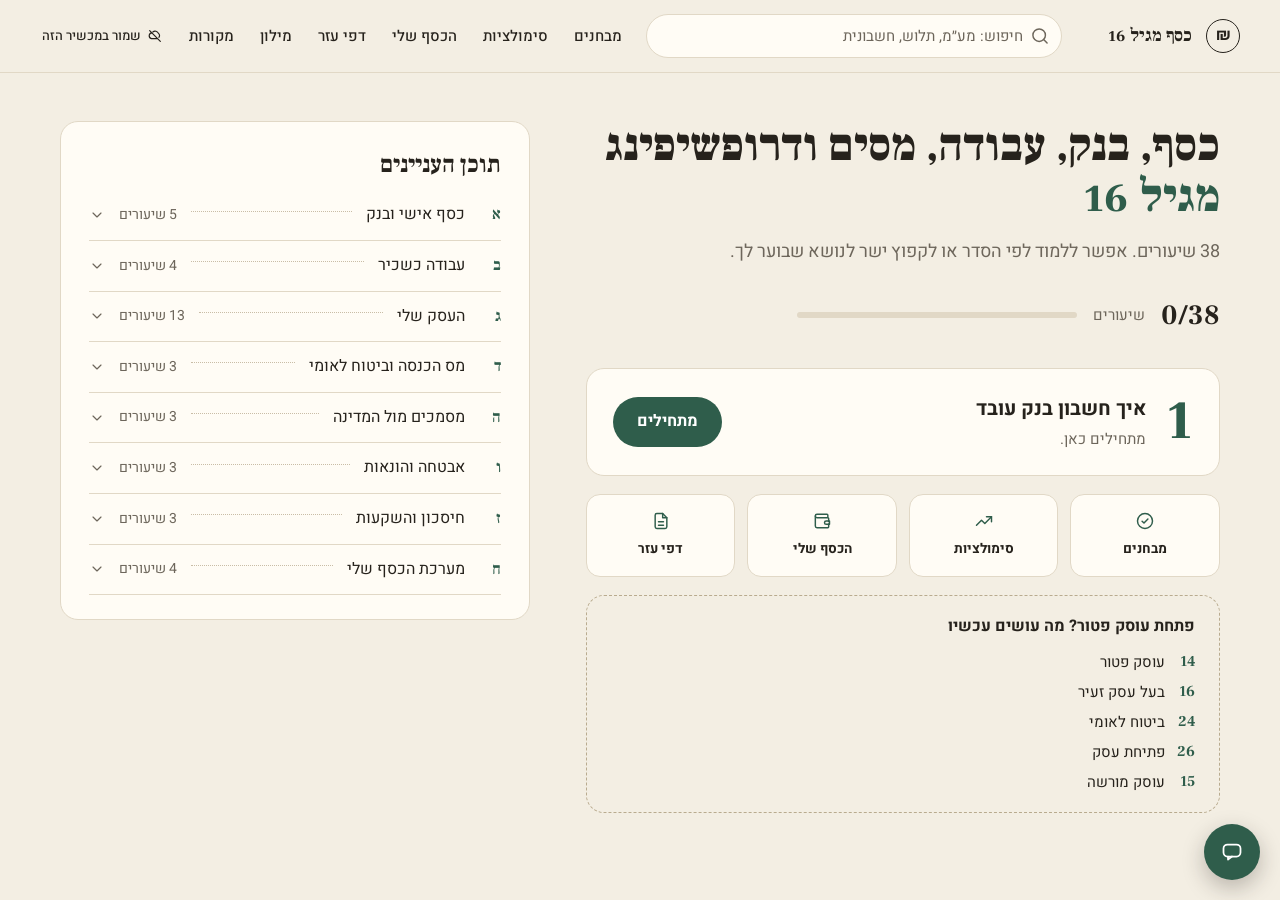
<file: index.html>
<!DOCTYPE html>
<html lang="he" dir="rtl">
<head>
<meta charset="utf-8">
<meta name="viewport" content="width=device-width, initial-scale=1">
<script>
  // A new deploy installs a new service worker that takes control while this
  // page still runs the old files. Reload once so the update shows now and
  // not only on the next launch. Must run before anything else loads.
  (function () {
    if (!('serviceWorker' in navigator)) return;
    var hadController = !!navigator.serviceWorker.controller;
    var done = false;
    navigator.serviceWorker.addEventListener('controllerchange', function () {
      if (!hadController || done) return;
      done = true;
      window.location.reload();
    });
  })();
</script>
<title>כסף מגיל 16</title>
<meta name="description" content="קורס כסף, בנק, עבודה, מסים ודרופשיפינג בעברית פשוטה, מגיל 16.">
<meta name="theme-color" content="#2f5d4b">
<link rel="manifest" href="manifest.webmanifest">
<link rel="icon" href="icons/icon.svg" type="image/svg+xml">
<link rel="apple-touch-icon" href="icons/icon-180.png">
<link rel="stylesheet" href="assets/fonts/fonts.css">
<link rel="stylesheet" href="css/styles.css">
</head>
<body>
<div id="app"></div>
<script type="module" src="js/app.js"></script>
</body>
</html>
</file>
<file: assets/fonts/fonts.css>
/* Self-hosted Heebo + Frank Ruhl Libre. Hebrew + Latin subsets. Source: Google Fonts (OFL). See OFL.txt. */

@font-face {
  font-family: 'Frank Ruhl Libre';
  font-style: normal;
  font-weight: 700;
  font-display: swap;
  src: url('frank-ruhl-libre-700-hebrew.woff2') format('woff2');
  unicode-range: U+0307-0308, U+0590-05FF, U+200C-2010, U+20AA, U+25CC, U+FB1D-FB4F;
}

@font-face {
  font-family: 'Frank Ruhl Libre';
  font-style: normal;
  font-weight: 700;
  font-display: swap;
  src: url('frank-ruhl-libre-700-latin.woff2') format('woff2');
  unicode-range: U+0000-00FF, U+0131, U+0152-0153, U+02BB-02BC, U+02C6, U+02DA, U+02DC, U+0304, U+0308, U+0329, U+2000-206F, U+20AC, U+2122, U+2191, U+2193, U+2212, U+2215, U+FEFF, U+FFFD;
}

@font-face {
  font-family: 'Frank Ruhl Libre';
  font-style: normal;
  font-weight: 900;
  font-display: swap;
  src: url('frank-ruhl-libre-900-hebrew.woff2') format('woff2');
  unicode-range: U+0307-0308, U+0590-05FF, U+200C-2010, U+20AA, U+25CC, U+FB1D-FB4F;
}

@font-face {
  font-family: 'Frank Ruhl Libre';
  font-style: normal;
  font-weight: 900;
  font-display: swap;
  src: url('frank-ruhl-libre-900-latin.woff2') format('woff2');
  unicode-range: U+0000-00FF, U+0131, U+0152-0153, U+02BB-02BC, U+02C6, U+02DA, U+02DC, U+0304, U+0308, U+0329, U+2000-206F, U+20AC, U+2122, U+2191, U+2193, U+2212, U+2215, U+FEFF, U+FFFD;
}

@font-face {
  font-family: 'Heebo';
  font-style: normal;
  font-weight: 400;
  font-display: swap;
  src: url('heebo-400-hebrew.woff2') format('woff2');
  unicode-range: U+0307-0308, U+0590-05FF, U+200C-2010, U+20AA, U+25CC, U+FB1D-FB4F;
}

@font-face {
  font-family: 'Heebo';
  font-style: normal;
  font-weight: 400;
  font-display: swap;
  src: url('heebo-400-latin.woff2') format('woff2');
  unicode-range: U+0000-00FF, U+0131, U+0152-0153, U+02BB-02BC, U+02C6, U+02DA, U+02DC, U+0304, U+0308, U+0329, U+2000-206F, U+20AC, U+2122, U+2191, U+2193, U+2212, U+2215, U+FEFF, U+FFFD;
}

@font-face {
  font-family: 'Heebo';
  font-style: normal;
  font-weight: 500;
  font-display: swap;
  src: url('heebo-500-hebrew.woff2') format('woff2');
  unicode-range: U+0307-0308, U+0590-05FF, U+200C-2010, U+20AA, U+25CC, U+FB1D-FB4F;
}

@font-face {
  font-family: 'Heebo';
  font-style: normal;
  font-weight: 500;
  font-display: swap;
  src: url('heebo-500-latin.woff2') format('woff2');
  unicode-range: U+0000-00FF, U+0131, U+0152-0153, U+02BB-02BC, U+02C6, U+02DA, U+02DC, U+0304, U+0308, U+0329, U+2000-206F, U+20AC, U+2122, U+2191, U+2193, U+2212, U+2215, U+FEFF, U+FFFD;
}

@font-face {
  font-family: 'Heebo';
  font-style: normal;
  font-weight: 700;
  font-display: swap;
  src: url('heebo-700-hebrew.woff2') format('woff2');
  unicode-range: U+0307-0308, U+0590-05FF, U+200C-2010, U+20AA, U+25CC, U+FB1D-FB4F;
}

@font-face {
  font-family: 'Heebo';
  font-style: normal;
  font-weight: 700;
  font-display: swap;
  src: url('heebo-700-latin.woff2') format('woff2');
  unicode-range: U+0000-00FF, U+0131, U+0152-0153, U+02BB-02BC, U+02C6, U+02DA, U+02DC, U+0304, U+0308, U+0329, U+2000-206F, U+20AC, U+2122, U+2191, U+2193, U+2212, U+2215, U+FEFF, U+FFFD;
}
</file>
<file: css/styles.css>
/* css/styles.css : "כסף מגיל 16". Direction 1 "מחברת עבודה" from the approved
   design gallery, copied exactly (tokens, fonts, home + lesson look) and
   extended to the rest of the screens (search, glossary, sources, login,
   practice, quiz, popovers, video cards). See SPEC.md §1 for the hard rules. */

*, *::before, *::after { box-sizing: border-box; }
html, body { margin: 0; }
/* several elements below set their own `display` (flex/grid) on a class that
   is also toggled via the `hidden` attribute; an author rule with an explicit
   display always beats the UA's [hidden]{display:none}, so this safety net
   keeps every hidden toggle in the app working regardless. */
[hidden] { display: none !important; }

:root {
  --paper: #f3eee3;
  --sheet: #fffcf5;
  --ink: #26221c;
  --muted: #6d665b;
  --rule: #e1d8c6;
  --acc: #2f5d4b;
  --acc-soft: #e5ece4;
  --wrong: #a4452c;
  --radius-lg: 18px;
  --radius-md: 14px;
  --radius-sm: 10px;
}

html { background: var(--paper); }
body {
  background: var(--paper);
  color: var(--ink);
  font-family: 'Heebo', 'Segoe UI', Arial, sans-serif;
  line-height: 1.6;
  font-size: 16px;
  min-height: 100vh;
}

button { font: inherit; cursor: pointer; }
input, textarea { font: inherit; color: inherit; }
a { color: inherit; text-decoration: none; }
p, h1, h2, h3, h4, h5 { text-wrap: pretty; }
img { max-width: 100%; }

.serif { font-family: 'Frank Ruhl Libre', Georgia, serif; }

svg.i { width: 20px; height: 20px; fill: none; stroke: currentColor; stroke-width: 1.75; stroke-linecap: round; stroke-linejoin: round; flex: none; }
svg.i.sm { width: 16px; height: 16px; }

/* prefers-reduced-motion */
@media (prefers-reduced-motion: reduce) {
  *, *::before, *::after { animation-duration: 0.01ms !important; animation-iteration-count: 1 !important; transition-duration: 0.01ms !important; scroll-behavior: auto !important; }
}

/* focus-visible: consistent accent ring everywhere */
:focus { outline: none; }
a:focus-visible, button:focus-visible, input:focus-visible, textarea:focus-visible, [tabindex]:focus-visible {
  outline: 2.5px solid var(--acc);
  outline-offset: 2px;
  border-radius: 4px;
}

.sr-only {
  position: absolute; width: 1px; height: 1px; padding: 0; margin: -1px;
  overflow: hidden; clip: rect(0,0,0,0); white-space: nowrap; border: 0;
}

.skip-link {
  position: absolute; inset-inline-start: 10px; top: -60px;
  background: var(--ink); color: var(--sheet); padding: 10px 18px; border-radius: 999px;
  z-index: 200; transition: top 180ms ease-out;
}
.skip-link:focus { top: 10px; }

/* ===================== layout shell ===================== */
#app { min-height: 100vh; display: flex; flex-direction: column; }

.top {
  display: flex; align-items: center; gap: 22px; padding: 14px 40px;
  border-bottom: 1px solid var(--rule); background: var(--paper);
  position: sticky; top: 0; z-index: 40;
}
.mark {
  width: 34px; height: 34px; border-radius: 50%; border: 1.5px solid var(--ink);
  display: grid; place-items: center; font-weight: 700; font-size: 16px; flex: none;
  font-family: 'Heebo', sans-serif;
}
.brand { font-family: 'Frank Ruhl Libre', serif; font-weight: 700; font-size: 18px; white-space: nowrap; }
.brand-link { display: flex; align-items: center; gap: 14px; }

.top-search {
  flex: 1; max-width: 420px; margin-inline-start: 24px;
}
.top-search input {
  width: 100%; display: flex; align-items: center; gap: 10px;
  background: var(--sheet); border: 1px solid var(--rule); border-radius: 999px;
  padding: 9px 16px; padding-inline-start: 38px; color: var(--ink); font-size: 15px;
  transition: border-color 180ms ease-out;
}
.top-search input::placeholder { color: var(--muted); }
.top-search input:hover { border-color: #cbbf9f; }
.top-search-wrap { position: relative; }
.top-search-wrap svg.i { position: absolute; inset-inline-start: 12px; top: 50%; transform: translateY(-50%); color: var(--muted); pointer-events: none; }

.toplinks { margin-inline-start: auto; display: flex; align-items: center; gap: 22px; font-size: 15px; font-weight: 500; }
.toplinks a, .toplinks button { background: none; border: 0; padding: 4px 2px; color: inherit; display: flex; align-items: center; gap: 6px; }
.toplinks a:hover, .toplinks button:hover { color: var(--acc); }
.sync-pill {
  display: inline-flex; align-items: center; gap: 6px; font-size: 13px; padding: 6px 12px;
  border-radius: 999px; border: 1px solid var(--rule); background: var(--sheet); color: var(--muted);
}
/* sync pill intentionally stays neutral (ink/muted) in every state: SPEC.md §1
   allows no extra status colors beyond the quiz right/wrong pair, so the
   synced/local/error states are told apart by icon + text only, not color. */

.menu-toggle { display: none; background: none; border: 1px solid var(--rule); border-radius: 10px; padding: 8px; }

main { flex: 1; }

.container { max-width: 1240px; margin: 0 auto; padding: 0 40px; }

.footer-note { max-width: 1240px; margin: 40px auto 60px; padding: 0 40px; color: var(--muted); font-size: 14px; }

/* ===================== buttons ===================== */
.btn {
  background: var(--acc); color: #fff; border: 0; border-radius: 999px;
  padding: 12px 24px; font-weight: 700; font-size: 16px; display: inline-flex; align-items: center; gap: 8px;
  transition: background 180ms ease-out, transform 180ms ease-out;
}
.btn:hover { background: #274f40; }
.btn:active { transform: scale(0.98); }
.btn:disabled { background: #b9cabf; color: #fff; cursor: not-allowed; }

.btn-outline {
  background: transparent; color: var(--ink); border: 1.5px solid var(--ink); border-radius: 999px;
  padding: 8px 20px; font-weight: 700; display: inline-flex; align-items: center; gap: 8px;
  transition: background 180ms ease-out;
}
.btn-outline:hover { background: var(--acc-soft); border-color: var(--acc); color: var(--acc); }
.btn-outline:disabled { color: var(--muted); border-color: var(--rule); cursor: not-allowed; background: none; }

.btn-secondary {
  background: var(--sheet); color: var(--ink); border: 1px solid var(--rule); border-radius: 999px;
  padding: 10px 18px; font-weight: 600; font-size: 14px; display: inline-flex; align-items: center; gap: 8px;
  transition: border-color 180ms ease-out, background 180ms ease-out;
}
.btn-secondary:hover { border-color: var(--acc); color: var(--acc); }

/* ===================== home ===================== */
.home {
  display: grid; grid-template-columns: 1.35fr 1fr; gap: 56px;
  padding: 48px 40px 60px; max-width: 1240px; margin: 0 auto;
}
.home h1 { font-family: 'Frank Ruhl Libre', serif; font-weight: 900; font-size: 46px; line-height: 1.1; margin: 0; }
.home h1 em { font-style: normal; color: var(--acc); display: block; }
.home .lead { font-size: 18px; color: var(--muted); margin: 16px 0 26px; max-width: 520px; }

.prog { display: flex; align-items: center; gap: 16px; margin-bottom: 30px; }
.prog b { font-family: 'Frank Ruhl Libre', serif; font-size: 28px; }
.prog span { color: var(--muted); font-size: 15px; }
.bar { flex: 1; height: 6px; background: var(--rule); border-radius: 9px; max-width: 280px; overflow: hidden; }
.bar i { display: block; height: 100%; background: var(--acc); border-radius: 9px; transition: width 220ms ease-out; }

.start-card {
  background: var(--sheet); border: 1px solid var(--rule); border-radius: var(--radius-lg);
  padding: 24px 26px; display: flex; gap: 20px; align-items: center; flex-wrap: wrap;
}
.start-card .n { font-family: 'Frank Ruhl Libre', serif; font-size: 54px; font-weight: 900; line-height: .9; color: var(--acc); }
.start-card h3 { margin: 0; font-size: 20px; }
.start-card p { margin: 2px 0 0; color: var(--muted); font-size: 15px; }
.start-card .btn { margin-inline-start: auto; }
.start-card.empty { color: var(--muted); }
.start-card.empty p { margin: 0; font-size: 15px; }

.urgent {
  margin-top: 18px; border: 1px dashed #b9ab8f; border-radius: var(--radius-lg); padding: 18px 24px; font-size: 15px;
}
.urgent strong { display: block; font-size: 16px; margin-bottom: 6px; }
.urgent-list { display: flex; flex-direction: column; gap: 6px; margin-top: 10px; }
.urgent-row { display: flex; align-items: center; gap: 10px; }
.urgent-row .num { font-family: 'Frank Ruhl Libre', serif; font-weight: 700; color: var(--acc); width: 20px; }
.urgent-row .soon-tag { margin-inline-start: auto; }

.toc {
  background: var(--sheet); border: 1px solid var(--rule); border-radius: var(--radius-lg); padding: 24px 28px;
  align-self: start;
}
.toc h2 { font-family: 'Frank Ruhl Libre', serif; font-size: 24px; margin: 0 0 6px; }
.toc-row {
  display: flex; align-items: center; gap: 14px; padding: 12px 0; border-bottom: 1px solid var(--rule);
  font-size: 16px; width: 100%; background: none; border-inline: 0; border-top: 0; text-align: start;
  color: inherit;
}
.toc-row:last-child { border-bottom: 0; }
.toc-row .l { font-family: 'Frank Ruhl Libre', serif; font-weight: 700; width: 22px; color: var(--acc); flex: none; }
.toc-row .lead-dots { flex: 1; border-bottom: 1.5px dotted #c9bda6; transform: translateY(-4px); }
.toc-row .c { color: var(--muted); font-size: 14px; flex: none; }
.toc-row .chev { color: var(--muted); transition: transform 180ms ease-out; flex: none; }
.toc-row[aria-expanded="true"] .chev { transform: rotate(180deg); }
.toc-row:hover { color: var(--acc); }

.toc-lessons { padding: 0 0 12px; display: flex; flex-direction: column; }
.toc-lessons .lesson-row {
  display: flex; align-items: center; gap: 10px; padding: 8px 4px 8px 0; font-size: 14.5px; color: var(--muted);
  border-bottom: 1px dotted var(--rule);
}
.toc-lessons .lesson-row:last-child { border-bottom: 0; }
.toc-lessons .lesson-row .num { width: 20px; flex: none; color: var(--muted); font-weight: 600; }
.toc-lessons .lesson-row.done { color: var(--ink); }
.toc-lessons .lesson-row.done .num { color: var(--acc); }
.soon-tag {
  font-size: 12px; color: var(--muted); background: var(--paper); border: 1px solid var(--rule);
  border-radius: 999px; padding: 2px 10px; flex: none;
}

/* ===================== lesson layout ===================== */
.lesson-shell { display: grid; grid-template-columns: 1fr; max-width: 1240px; margin: 0 auto; align-items: start; }
/* two-column layout only above the breakpoint where .side is actually shown
   (see the max-width:900px query below that hides .side) and only when a
   side list exists at all (.with-side). gating on min-width here, rather
   than overriding a max-width query, avoids a specificity fight between the
   two rules that would otherwise leave an empty reserved 270px column. */
@media (min-width: 901px) {
  .lesson-shell.with-side { grid-template-columns: 270px 1fr; }
}
.side {
  border-inline-end: 1px solid var(--rule); padding: 26px 24px; position: sticky; top: 65px;
  max-height: calc(100vh - 65px); overflow-y: auto;
}
.side .part { font-size: 13px; color: var(--muted); font-weight: 600; }
.side h4 { font-family: 'Frank Ruhl Libre', serif; font-size: 20px; margin: 2px 0 14px; }
.sl {
  display: flex; gap: 10px; align-items: center; padding: 7px 4px; font-size: 14.5px; color: var(--muted);
  border-radius: 8px; width: 100%; background: none; border: 0; text-align: start;
}
.sl .ck {
  width: 18px; height: 18px; border-radius: 50%; border: 1.5px solid #c9bda6; flex: none; display: grid; place-items: center;
}
.sl.done .ck { background: var(--acc); border-color: var(--acc); color: #fff; }
.sl.done .ck svg { width: 12px; height: 12px; stroke-width: 3; }
.sl.now { color: var(--ink); font-weight: 700; }
.sl.now .ck { border-color: var(--ink); border-width: 2px; }
.sl.soon { color: #a89f8e; }
.sl:not(.soon):hover { background: var(--acc-soft); color: var(--acc); }
.sl.soon { cursor: default; }
.sl .soon-tag { border: 0; background: none; padding: 0; font-size: 11.5px; margin-inline-start: auto; }

.page { padding: 24px 40px 40px; min-width: 0; }
.steps { display: flex; gap: 6px; margin-bottom: 24px; flex-wrap: wrap; }
.step {
  padding: 7px 16px; border-radius: 999px; font-size: 13.5px; font-weight: 600; color: var(--muted);
  border: 1px solid var(--rule); background: var(--paper);
}
.step.on { background: var(--ink); color: var(--sheet); border-color: var(--ink); }
.step.ok { color: var(--acc); border-color: #bcd0c2; }
a.step:hover { border-color: var(--acc); }

.lesson-title { font-family: 'Frank Ruhl Libre', serif; font-size: 34px; font-weight: 900; margin: 0 0 4px; line-height: 1.15; }
.checked-tag { color: var(--muted); font-size: 13.5px; margin: 0 0 20px; }

.sheet {
  background: var(--sheet); border: 1px solid var(--rule); border-radius: var(--radius-lg);
  padding: 30px 34px; display: grid; gap: 32px;
}
.sheet.two-col { grid-template-columns: 1fr 320px; }
/* grid/flex items default to min-width:auto, so a nested flex row that
   refuses to shrink (e.g. .calc-fields) can force this whole grid item wider
   than its track, overflowing past .sheet and the page on narrow screens.
   min-width:0 lets it shrink and wrap normally instead. */
.sheet-full { grid-column: 1 / -1; min-width: 0; }
.sheet h2 { font-family: 'Frank Ruhl Libre', serif; font-size: 32px; font-weight: 900; margin: 0; line-height: 1.15; }
.sheet .goal { color: var(--muted); font-size: 16px; margin: 8px 0 20px; }

/* ===================== disclaimer + intro ===================== */
.disclaimer {
  border: 1px dashed #b9ab8f; border-radius: var(--radius-md); padding: 14px 18px; font-size: 14.5px;
  color: var(--muted); display: flex; gap: 10px; align-items: flex-start; margin: 18px 0;
}
.will-know { margin: 18px 0 24px; }
.will-know h5 { font-size: 15px; margin: 0 0 8px; }
.will-know ul { margin: 0; padding-inline-start: 20px; }
.will-know li { margin-bottom: 4px; }

/* ===================== lesson sections & blocks ===================== */
.lesson-section { margin-bottom: 30px; }
.lesson-section:last-child { margin-bottom: 0; }
.section-h { font-family: 'Frank Ruhl Libre', serif; font-size: 21px; margin: 0 0 12px; }
.lesson-section p { font-size: 17px; line-height: 1.75; margin: 0 0 14px; }
.lesson-section p:last-child { margin-bottom: 0; }

.tag { display: inline-flex; align-items: center; gap: 8px; font-size: 13px; font-weight: 700; margin-bottom: 8px; }
.tag svg { width: 17px; height: 17px; }

.box { border-radius: var(--radius-md); padding: 16px 18px; margin-bottom: 14px; font-size: 15.5px; }
.box p { margin: 0 0 8px; }
.box p:last-child { margin-bottom: 0; }
.box.law { border: 1.5px solid var(--ink); background: var(--sheet); }
.box.rec { background: var(--acc-soft); }
.box.pro { border: 1.5px dashed #b9ab8f; background: var(--sheet); }
.box.example { background: var(--sheet); border: 1px solid var(--rule); background-image: repeating-linear-gradient(var(--sheet) 0 27px, var(--rule) 27px 28px); background-size: 100% 28px; }
.box.warn { background: var(--paper); border: 1px solid var(--rule); }
.box.calc { border: 1px solid var(--rule); background: var(--sheet); }

.src-list { display: flex; flex-direction: column; gap: 4px; margin-top: 8px; }
.src-ref { display: block; font-size: 12.5px; color: var(--muted); text-decoration: underline; text-underline-offset: 2px; }
.src-ref:hover { color: var(--acc); }
.checked-line { display: block; margin-top: 8px; font-size: 12.5px; color: var(--muted); }

.term-link, .src-chip {
  background: none; border: 0; padding: 0; color: var(--acc); font: inherit; font-weight: 600;
  text-decoration: underline; text-underline-offset: 3px; text-decoration-style: dotted; cursor: pointer;
}
.src-chip { font-size: 0.72em; vertical-align: super; font-weight: 700; text-decoration: none; padding: 1px 6px; border: 1px solid var(--rule); border-radius: 999px; color: var(--muted); background: var(--paper); }
.src-chip:hover { color: var(--acc); border-color: var(--acc); }
.term-link:hover { color: #1f4033; }

.blk-list { margin: 0 0 16px; padding-inline-start: 22px; font-size: 16px; }
.blk-list li { margin-bottom: 6px; }

.table-wrap { overflow-x: auto; margin-bottom: 14px; border: 1px solid var(--rule); border-radius: var(--radius-md); }
.blk-table { width: 100%; border-collapse: collapse; font-size: 15px; min-width: 420px; }
.blk-table caption { text-align: start; padding: 12px 16px 4px; font-weight: 700; color: var(--ink); caption-side: top; }
.blk-table th, .blk-table td { padding: 10px 16px; text-align: start; border-bottom: 1px solid var(--rule); }
.blk-table thead th { background: var(--paper); font-weight: 700; color: var(--muted); font-size: 13.5px; }
.blk-table tbody tr:last-child td { border-bottom: 0; }
.table-note { padding: 4px 16px 12px; margin: 0; font-size: 13.5px; color: var(--muted); }

.receipt {
  background: #fff; border: 1px solid var(--rule); border-radius: 6px; padding: 20px 22px 16px;
  position: relative; font-size: 16px; margin-bottom: 14px;
}
.r-title { font-weight: 700; margin-bottom: 10px; }
.r-row { display: flex; gap: 10px; align-items: baseline; padding: 6px 0; }
.r-row .dots { flex: 1; border-bottom: 1.5px dotted #cfc5b2; }
.r-row .v { font-weight: 700; }
.r-total { border-top: 2px solid var(--ink); margin-top: 8px; padding-top: 10px; font-size: 19px; }
.r-total .v { color: var(--acc); font-size: 25px; font-family: 'Frank Ruhl Libre', serif; }
.r-note { font-size: 13.5px; color: var(--muted); margin: 12px 0 0; }

.compare { display: grid; gap: 16px; margin-bottom: 16px; grid-template-columns: repeat(var(--cols, 2), 1fr); }
.compare.cols-2 { --cols: 2; }
.compare.cols-3 { --cols: 3; }
.cmp-col { background: var(--sheet); border: 1px solid var(--rule); border-radius: var(--radius-md); padding: 16px 18px; }
.cmp-col h5 { margin: 0 0 10px; font-size: 15px; }
.cmp-col ul { margin: 0; padding-inline-start: 20px; font-size: 14.5px; }
.cmp-col ul li { margin-bottom: 6px; }

.flow { display: flex; align-items: center; gap: 10px; margin-bottom: 16px; flex-wrap: wrap; }
.flow-step { background: var(--sheet); border: 1px solid var(--rule); border-radius: var(--radius-md); padding: 12px 16px; min-width: 120px; text-align: center; }
.flow-label { font-weight: 700; font-size: 14.5px; }
.flow-sub { color: var(--muted); font-size: 12.5px; margin-top: 3px; }
.flow-arrow { color: var(--muted); flex: none; }

.calc-fields { display: flex; gap: 14px; flex-wrap: wrap; margin-bottom: 14px; }
.calc-field { display: flex; flex-direction: column; gap: 6px; font-size: 13.5px; color: var(--muted); }
.calc-input-wrap { display: flex; align-items: center; gap: 6px; background: var(--paper); border: 1px solid var(--rule); border-radius: var(--radius-sm); padding: 8px 12px; }
.calc-input-wrap input { width: 80px; background: none; border: 0; font-size: 16px; color: var(--ink); }
.calc-input-wrap input:focus-visible { outline: none; }
.calc-input-wrap .suffix { color: var(--muted); font-size: 14px; }
.calc-result { display: flex; align-items: center; gap: 12px; font-size: 16px; padding-top: 6px; border-top: 1px dashed var(--rule); }
.calc-result-label { color: var(--muted); }
.calc-result-value { font-weight: 700; color: var(--acc); font-size: 20px; }
.calc-explain { margin: 10px 0 0; color: var(--muted); font-size: 14px; }

/* flash-highlight for search-result scroll target */
.flash-highlight { animation: flash 1.6s ease-out; border-radius: var(--radius-sm); }
@keyframes flash {
  0% { background-color: #f2e3b0; }
  100% { background-color: transparent; }
}

/* ===================== video cards ===================== */
.video-list { display: flex; flex-direction: column; gap: 14px; }
.video-card { background: var(--sheet); border: 1px solid var(--rule); border-radius: var(--radius-md); padding: 18px 20px; }
.v-title { font-weight: 700; font-size: 16px; }
.v-meta { color: var(--muted); font-size: 13px; margin: 2px 0 8px; }
.v-why { margin: 0 0 12px; font-size: 14.5px; color: var(--muted); }
.v-summary { border-top: 1px dashed var(--rule); padding-top: 12px; margin-top: 4px; }
.v-summary p { font-size: 15px; }
.v-backup { margin-top: 12px; }
.v-player { margin-top: 12px; position: relative; padding-top: 56.25%; border-radius: var(--radius-sm); overflow: hidden; background: #000; }
.v-player iframe { position: absolute; inset: 0; width: 100%; height: 100%; border: 0; }
.v-offline { position: static; padding-top: 0; display: flex; align-items: center; gap: 8px; color: var(--muted); background: var(--paper); border-radius: var(--radius-sm); padding: 14px; margin: 0; }

/* ===================== nav (bottom of lesson) ===================== */
.lesson-nav { display: flex; align-items: center; gap: 10px; margin-top: 26px; font-size: 14.5px; font-weight: 600; flex-wrap: wrap; }
.nb {
  display: flex; align-items: center; gap: 6px; padding: 9px 14px; border-radius: 999px;
  border: 1px solid var(--rule); background: var(--sheet); color: inherit;
}
.nb:hover { border-color: var(--acc); color: var(--acc); }
.nb:disabled { color: #b6ad9d; cursor: not-allowed; }
.nb.next { background: var(--acc); color: #fff; border-color: var(--acc); margin-inline-start: auto; }
.nb.next:hover { background: #274f40; }
.nb.next:disabled { background: #b9cabf; }
.nav-progress { flex: 1; max-width: 260px; margin-inline-start: 14px; display: flex; align-items: center; gap: 10px; color: var(--muted); font-weight: 500; font-size: 13.5px; }
.nav-progress .bar { height: 5px; }

/* ===================== practice ===================== */
.practice-block { margin-bottom: 30px; }
.practice-block:last-child { margin-bottom: 0; }
.practice-block h3 { font-family: 'Frank Ruhl Libre', serif; font-size: 22px; margin: 0 0 6px; }
.practice-prompt { font-size: 16.5px; margin-bottom: 14px; }
.practice-answer { width: 100%; min-height: 100px; background: var(--paper); border: 1px solid var(--rule); border-radius: var(--radius-md); padding: 12px 14px; font-size: 15.5px; resize: vertical; }
.practice-answer:hover { border-color: #cbbf9f; }
.practice-actions { display: flex; gap: 10px; align-items: center; margin-top: 12px; flex-wrap: wrap; }
.practice-hint { color: var(--muted); font-size: 14px; margin-top: 8px; }
.practice-solution { margin-top: 16px; background: var(--acc-soft); border-radius: var(--radius-md); padding: 16px 18px; }
.practice-solution h4 { margin: 0 0 8px; font-size: 14.5px; }

/* ===================== quiz ===================== */
.quiz-q { border: 0; margin: 0 0 26px; padding: 0; }
.quiz-q legend { font-weight: 700; font-size: 17px; margin: 0 0 12px; padding: 0; width: 100%; }
.quiz-options { display: flex; flex-direction: column; gap: 8px; }
.opt {
  display: flex; gap: 12px; align-items: center; width: 100%; text-align: start;
  background: var(--sheet); border: 1px solid var(--rule); border-radius: var(--radius-sm);
  padding: 11px 14px; position: relative; transition: background 150ms ease-out, border-color 150ms ease-out;
}
.opt input[type="radio"] { position: absolute; opacity: 0; width: 1px; height: 1px; }
.opt:hover { border-color: #cbbf9f; }
.opt:has(input:checked) { border-color: var(--ink); }
.opt:has(input:focus-visible) { outline: 2.5px solid var(--acc); outline-offset: 2px; }
.dot { width: 16px; height: 16px; border-radius: 50%; border: 1.5px solid var(--muted); flex: none; }
.opt:has(input:checked) .dot { background: var(--ink); box-shadow: inset 0 0 0 3px var(--sheet); border-color: var(--ink); }
.quiz.checked .opt { pointer-events: none; }
.quiz.checked .opt.correct { border-color: var(--acc); background: var(--acc-soft); }
.quiz.checked .opt.wrong-pick { border-color: var(--wrong); }
.quiz.checked .opt.correct .dot { background: var(--acc); border-color: var(--acc); }
.quiz.checked .opt.wrong-pick .dot { background: var(--wrong); border-color: var(--wrong); }
.quiz-feedback { display: none; margin-top: 10px; font-size: 14.5px; background: var(--acc-soft); border-radius: var(--radius-sm); padding: 10px 14px; }
.quiz.checked .quiz-feedback { display: block; }
.quiz.checked .quiz-feedback.is-wrong { background: #f4e2da; color: var(--wrong); }

.quiz-summary { background: var(--sheet); border: 1px solid var(--rule); border-radius: var(--radius-lg); padding: 22px 26px; margin-bottom: 24px; text-align: center; }
.quiz-score { font-family: 'Frank Ruhl Libre', serif; font-size: 40px; font-weight: 900; color: var(--acc); margin: 0; }
.quiz-summary p { color: var(--muted); margin: 6px 0 16px; }
.quiz-check {
  background: transparent; border: 1.5px solid var(--ink); border-radius: 999px; padding: 10px 24px;
  font-weight: 700; color: var(--ink);
}
.quiz-check:hover { background: var(--ink); color: var(--sheet); }
.quiz-check:disabled { border-color: var(--rule); color: var(--muted); cursor: not-allowed; }

/* ===================== finish ===================== */
.remember-list { padding-inline-start: 22px; font-size: 16.5px; margin: 0 0 26px; }
.remember-list li { margin-bottom: 8px; }
.real-task { background: var(--acc-soft); border-radius: var(--radius-lg); padding: 22px 26px; margin-bottom: 26px; }
.real-task h3 { margin: 0 0 12px; font-family: 'Frank Ruhl Libre', serif; font-size: 20px; }
.real-task ol { margin: 0 0 14px; padding-inline-start: 20px; }
.real-task li { margin-bottom: 6px; }
.task-check { display: flex; align-items: center; gap: 10px; font-weight: 600; cursor: pointer; }
.task-check input { width: 18px; height: 18px; accent-color: var(--acc); }
.finish-sources { margin-bottom: 26px; }
.finish-sources h3 { font-family: 'Frank Ruhl Libre', serif; font-size: 18px; margin: 0 0 10px; }
.source-item { border-bottom: 1px solid var(--rule); padding: 10px 0; font-size: 14.5px; }
.source-item:last-child { border-bottom: 0; }
.source-item .s-org { color: var(--muted); font-size: 12.5px; }
.source-item a { text-decoration: underline; text-underline-offset: 2px; }

/* ===================== search screen ===================== */
.search-page { max-width: 820px; margin: 0 auto; padding: 40px 24px 60px; }
.search-page h1 { font-family: 'Frank Ruhl Libre', serif; font-size: 30px; margin: 0 0 20px; }
.search-input-big { width: 100%; background: var(--sheet); border: 1px solid var(--rule); border-radius: 999px; padding: 14px 20px; padding-inline-start: 46px; font-size: 17px; margin-bottom: 24px; }
.search-input-big-wrap { position: relative; }
.search-input-big-wrap svg.i { position: absolute; inset-inline-start: 16px; top: 50%; transform: translateY(-50%); color: var(--muted); }
.search-group { margin-bottom: 26px; }
.search-group-title { font-size: 13.5px; font-weight: 700; color: var(--muted); margin: 0 0 10px; }
.search-result {
  display: block; width: 100%; text-align: start; background: var(--sheet); border: 1px solid var(--rule);
  border-radius: var(--radius-md); padding: 14px 18px; margin-bottom: 10px; font-size: 15px; color: inherit;
}
.search-result:hover { border-color: var(--acc); }
.search-result .sr-stage { color: var(--muted); font-size: 12.5px; margin-bottom: 4px; }
.search-result mark { background: #f2e3b0; color: var(--ink); border-radius: 3px; padding: 0 2px; }
.search-empty, .empty-state { color: var(--muted); text-align: center; padding: 40px 20px; font-size: 15.5px; }

/* ===================== glossary ===================== */
.glossary-page { max-width: 900px; margin: 0 auto; padding: 40px 24px 60px; }
.glossary-page h1 { font-family: 'Frank Ruhl Libre', serif; font-size: 30px; margin: 0 0 20px; }
.glossary-filter { width: 100%; background: var(--sheet); border: 1px solid var(--rule); border-radius: 999px; padding: 12px 20px; font-size: 16px; margin-bottom: 24px; }
.glossary-list { display: flex; flex-direction: column; gap: 12px; }
.term-card { background: var(--sheet); border: 1px solid var(--rule); border-radius: var(--radius-md); padding: 18px 22px; }
.term-name { font-family: 'Frank Ruhl Libre', serif; font-size: 20px; font-weight: 700; margin: 0; }
.term-en { color: var(--muted); font-size: 14px; margin: 2px 0 10px; }
.term-explain { margin: 0 0 8px; font-size: 15.5px; }
.term-example, .term-life { margin: 0 0 4px; font-size: 14px; color: var(--muted); }
.term-example strong, .term-life strong { color: var(--ink); }
.term-lessons { margin-top: 10px; display: flex; gap: 8px; flex-wrap: wrap; }
.term-lesson-link { font-size: 13px; background: var(--acc-soft); color: var(--acc); border-radius: 999px; padding: 4px 12px; }

/* ===================== sources center ===================== */
.sources-page { max-width: 900px; margin: 0 auto; padding: 40px 24px 60px; }
.sources-page h1 { font-family: 'Frank Ruhl Libre', serif; font-size: 30px; margin: 0 0 24px; }
.org-group { margin-bottom: 28px; }
.org-group h2 { font-size: 17px; margin: 0 0 10px; color: var(--muted); }
.source-card { background: var(--sheet); border: 1px solid var(--rule); border-radius: var(--radius-md); padding: 16px 20px; margin-bottom: 10px; }
.source-card .s-title { font-weight: 700; font-size: 15.5px; }
.source-card .s-meta { color: var(--muted); font-size: 13px; margin: 4px 0 8px; }
.source-card a.s-link { display: inline-flex; align-items: center; gap: 6px; font-size: 14px; text-decoration: underline; text-underline-offset: 2px; }
.source-card .s-lessons { margin-top: 8px; font-size: 12.5px; color: var(--muted); }

/* ===================== login/sync ===================== */
.login-page { max-width: 480px; margin: 0 auto; padding: 60px 24px; }
.login-page h1 { font-family: 'Frank Ruhl Libre', serif; font-size: 26px; margin: 0 0 14px; }
.login-page p { color: var(--muted); font-size: 15px; margin: 0 0 22px; }
.login-field { display: flex; flex-direction: column; gap: 6px; margin-bottom: 16px; }
.login-field label { font-size: 14px; font-weight: 600; }
.login-field input { background: var(--sheet); border: 1px solid var(--rule); border-radius: var(--radius-sm); padding: 11px 14px; font-size: 16px; }
.login-field input:hover { border-color: #cbbf9f; }
.login-error { color: var(--wrong); font-size: 14px; margin: 10px 0 0; }
.login-status { margin-top: 18px; font-size: 14px; color: var(--muted); }

/* ===================== popover ===================== */
.popover {
  position: fixed; z-index: 100; max-width: 320px; background: var(--sheet); border: 1px solid var(--rule);
  border-radius: var(--radius-md); padding: 16px 18px; box-shadow: 0 8px 24px rgba(38,34,28,0.16);
  font-size: 14.5px; transition: opacity 180ms ease-out;
}
.popover h4 { font-family: 'Frank Ruhl Libre', serif; font-size: 17px; margin: 0 0 6px; }
.popover p { margin: 0 0 8px; }
.popover .pop-close { position: absolute; top: 8px; inset-inline-end: 8px; background: none; border: 0; padding: 4px; color: var(--muted); }
.popover .pop-link { font-size: 13px; text-decoration: underline; }

/* ===================== menu drawer (mobile) ===================== */
.drawer-backdrop { position: fixed; inset: 0; background: rgba(38,34,28,0.35); z-index: 60; opacity: 0; pointer-events: none; transition: opacity 180ms ease-out; }
.drawer-backdrop.open { opacity: 1; pointer-events: auto; }
.drawer {
  /* opens from the reading-start edge: right in Hebrew, left in LTR */
  position: fixed; inset-inline-start: 0; top: 0; bottom: 0; width: min(320px, 86vw); background: var(--paper);
  z-index: 61; transform: translateX(-110%); transition: transform 200ms ease-out; padding: 20px; overflow-y: auto;
  border-inline-end: 1px solid var(--rule);
}
html[dir="rtl"] .drawer { transform: translateX(110%); }
.drawer.open,
html[dir="rtl"] .drawer.open { transform: translateX(0); }
.drawer-close { background: none; border: 0; padding: 8px; margin-bottom: 10px; color: var(--ink); }
/* iOS Safari paints button text in its own system blue unless told otherwise */
button { color: inherit; -webkit-tap-highlight-color: transparent; }
.drawer a, .drawer button.drawer-link { display: flex; align-items: center; gap: 10px; padding: 11px 6px; font-size: 15.5px; width: 100%; text-align: start; background: none; border: 0; color: inherit; border-bottom: 1px solid var(--rule); }

/* ===================== offline banner ===================== */
.offline-banner {
  display: none; align-items: center; gap: 8px; justify-content: center; background: #f4e2da; color: var(--wrong);
  font-size: 13.5px; padding: 8px; text-align: center;
}
body.is-offline .offline-banner { display: flex; }

/* ===================== responsive ===================== */
@media (max-width: 900px) {
  .home { grid-template-columns: 1fr; padding: 32px 20px 40px; gap: 30px; }
  .side { display: none; }
  .page { padding: 20px 20px 40px; }
  .sheet { padding: 22px 20px; }
  .sheet.two-col { grid-template-columns: 1fr; }
  .compare { grid-template-columns: 1fr; }
  .flow { flex-direction: column; align-items: stretch; }
  .flow-arrow { transform: rotate(90deg); align-self: center; }
  .top { padding: 12px 16px; gap: 12px; }
  .top-search { display: none; }
  .toplinks { display: none; }
  /* hamburger sits at the reading-start edge, same side the menu opens from */
  .menu-toggle { display: flex; order: -1; }
  .container { padding: 0 20px; }
}

@media (max-width: 640px) {
  .home h1 { font-size: 34px; }
  .start-card { flex-direction: column; align-items: flex-start; }
  .start-card .btn { margin-inline-start: 0; }
  .lesson-title { font-size: 26px; }
  .lesson-nav { justify-content: flex-start; }
  .nav-progress { order: 5; max-width: 100%; flex: 0 0 100%; margin-inline-start: 0; }
  .nb.next { margin-inline-start: 0; }
  .quiz-fields, .calc-fields { flex-direction: column; }
}

/* =====================================================================
   SPEC-EXTRAS.md additions: tests, simulations, dashboard, printable
   sheets. Same tokens/classes as above; nothing here introduces a new
   color, only reuses --acc/--wrong/--muted per SPEC.md §1.
   ===================================================================== */

/* ---- home quick-links row (SPEC-EXTRAS §2) + reused on the top nav /
   drawer, which already had their own link styling ---- */
.quick-links { display: grid; grid-template-columns: repeat(4, 1fr); gap: 12px; margin-top: 18px; }
.quick-link {
  display: flex; flex-direction: column; align-items: center; gap: 8px; text-align: center;
  background: var(--sheet); border: 1px solid var(--rule); border-radius: var(--radius-md);
  padding: 16px 10px; font-size: 13.5px; font-weight: 600; color: var(--ink);
  transition: border-color 180ms ease-out, color 180ms ease-out;
}
.quick-link svg.i { color: var(--acc); }
.quick-link:hover { border-color: var(--acc); color: var(--acc); }

/* ---- shared list screens: #/tests, #/sims, #/sheets ---- */
.list-page { max-width: 820px; margin: 0 auto; padding: 40px 24px 60px; }
.list-page h1 { font-family: 'Frank Ruhl Libre', serif; font-size: 30px; margin: 0 0 10px; }
.list-page-lead { color: var(--muted); font-size: 15.5px; margin: 0 0 24px; }
.list-subhead { font-size: 22px; margin: 30px 0 14px; }
.list-cards { display: flex; flex-direction: column; gap: 10px; }
.list-card {
  display: flex; align-items: center; gap: 14px; background: var(--sheet); border: 1px solid var(--rule);
  border-radius: var(--radius-md); padding: 16px 20px; color: var(--muted);
}
.list-card svg.i { flex: none; color: var(--muted); }
.list-card:not(.soon):hover { border-color: var(--acc); }
.list-card.soon { color: #a89f8e; }
.list-card-main { flex: 1; min-width: 0; }
.list-card-title { font-weight: 700; font-size: 16.5px; color: var(--ink); }
.list-card.soon .list-card-title { color: #a89f8e; }
.list-card-title a { color: inherit; }
.list-card-title a:hover { color: var(--acc); }
.list-card-summary { font-size: 14px; margin-top: 3px; }
.list-card-meta { font-size: 13px; margin-top: 6px; }

.back-link { display: inline-flex; align-items: center; gap: 6px; color: var(--muted); font-size: 14px; font-weight: 600; margin-bottom: 16px; }
.back-link:hover { color: var(--acc); }

/* ---- test run screen (#/test/<id>): reuses .quiz/.quiz-q/.opt/.quiz-feedback
   from the per-lesson quiz almost verbatim, plus a lesson-link on wrong
   answers and (for the final exam) a score band under the score ---- */
.test-page .quiz-summary { text-align: start; }
.test-back-to-lesson { display: inline-block; margin-top: 8px; font-size: 13.5px; text-decoration: underline; text-underline-offset: 2px; color: inherit; }
.test-back-to-lesson:hover { color: var(--acc); }

/* ---- simulation run screen (#/sim/<id>) ---- */
.sim-progress { display: flex; align-items: center; gap: 14px; font-size: 13.5px; color: var(--muted); font-weight: 600; margin-bottom: 20px; }
.sim-progress .bar { flex: 1; max-width: 220px; }
.sim-question { font-size: 18px; font-weight: 700; margin: 0 0 16px; }
.sim-choices { display: flex; flex-direction: column; gap: 8px; margin-bottom: 18px; }
.sim-choice {
  display: block; width: 100%; text-align: start; background: var(--sheet); border: 1px solid var(--rule);
  border-radius: var(--radius-sm); padding: 13px 16px; font-size: 15.5px; color: inherit;
  transition: border-color 150ms ease-out, background 150ms ease-out;
}
.sim-choice:hover:not(:disabled) { border-color: #cbbf9f; }
.sim-choice:disabled { cursor: default; }
.sim-choice.picked.pts-2 { border-color: var(--acc); background: var(--acc-soft); }
.sim-choice.picked.pts-1 { border-color: var(--ink); }
.sim-choice.picked.pts-0 { border-color: var(--wrong); }
.sim-feedback { background: var(--acc-soft); border-radius: var(--radius-md); padding: 14px 18px; margin-bottom: 18px; font-size: 14.5px; }
.sim-feedback p { margin: 4px 0 0; }
.sim-feedback.is-wrong { background: #f4e2da; color: var(--wrong); }
.sim-feedback .test-back-to-lesson { color: inherit; }
.sim-end-score { text-align: center; background: var(--sheet); border: 1px solid var(--rule); border-radius: var(--radius-lg); padding: 22px 26px; margin-bottom: 24px; }
.sim-end-score p:last-child { color: var(--muted); margin: 6px 0 0; }

/* ---- dashboard (#/dashboard) ---- */
.dash-page { max-width: 900px; margin: 0 auto; }
.dash-head { display: flex; align-items: center; justify-content: space-between; gap: 16px; flex-wrap: wrap; }
.dash-head .lesson-title { margin: 0; }
.dash-note { color: var(--muted); font-size: 14px; margin: 6px 0 22px; }
.dash-tabs { display: flex; gap: 8px; margin-bottom: 20px; }
.dash-tab {
  background: var(--paper); border: 1px solid var(--rule); border-radius: 999px; padding: 9px 20px;
  font-weight: 700; font-size: 14.5px; color: var(--muted);
}
.dash-tab.on { background: var(--ink); color: var(--sheet); border-color: var(--ink); }
.dash-tab:not(.on):hover { border-color: var(--acc); color: var(--acc); }

.dash-h { font-family: 'Frank Ruhl Libre', serif; font-size: 19px; margin: 0 0 12px; }
.dash-h:not(:first-child) { margin-top: 30px; }
.dash-rows { display: flex; flex-direction: column; gap: 8px; }
.dash-row { display: flex; gap: 10px; flex-wrap: wrap; }
.dash-row .dash-field-label { flex: 1; min-width: 160px; }
.dash-row .dash-field-amount { width: 140px; }
.dash-field { display: flex; flex-direction: column; gap: 4px; }
.dash-field input[type="text"], .dash-field input[type="number"] {
  background: var(--paper); border: 1px solid var(--rule); border-radius: var(--radius-sm);
  padding: 9px 12px; font-size: 15px; color: var(--ink); width: 100%;
}
.dash-field-amount { position: relative; }
.dash-field-amount input { padding-inline-end: 30px; }
.dash-field-amount .suffix, .dash-goal .suffix, .dash-setaside .suffix {
  position: absolute; inset-inline-end: 12px; bottom: 0; height: 42px; display: flex; align-items: center;
  color: var(--muted); font-size: 13.5px; pointer-events: none;
}
.dash-col-label { font-size: 12.5px; color: var(--muted); font-weight: 600; }

.dash-totals { margin-top: 16px; padding-top: 14px; border-top: 1px dashed var(--rule); }
.dash-total-row { display: flex; justify-content: space-between; align-items: center; padding: 6px 0; font-size: 15px; color: var(--muted); }
.dash-total-row span:first-child { color: var(--muted); }
.dash-total-main { font-weight: 700; color: var(--ink); font-size: 17px; }
.dash-total-main .v { color: var(--acc); font-size: 22px; font-family: 'Frank Ruhl Libre', serif; }

.dash-goal, .dash-setaside { display: flex; gap: 14px; align-items: flex-end; flex-wrap: wrap; }
.dash-goal .dash-field, .dash-setaside .dash-field { position: relative; width: 200px; }
.dash-goal-result, .dash-setaside-result { font-size: 15px; padding-bottom: 9px; }
.dash-hint { color: var(--muted); font-size: 13.5px; margin-top: 10px; }

.dash-months-wrap { padding: 4px 0; border: 0; }
.dash-month-head { display: grid; grid-template-columns: 1.2fr 1fr 1fr 1fr 1fr 1fr; gap: 10px; padding: 0 2px 6px; min-width: 620px; }
.dash-month-row { display: grid; grid-template-columns: 1.2fr 1fr 1fr 1fr 1fr 1fr; gap: 10px; align-items: end; padding: 8px 2px; min-width: 620px; border-top: 1px dotted var(--rule); }
.dash-month-row:first-child { border-top: 0; }
.dash-month-row .dash-field { min-width: 0; }
.dash-month-profit { display: flex; flex-direction: column; gap: 4px; font-weight: 700; }
.dash-month-profit .v { color: var(--acc); }

.dash-ceiling { margin-bottom: 4px; }
.dash-ceiling .bar { height: 8px; margin-bottom: 8px; }
.dash-ceiling-nums { display: flex; justify-content: space-between; font-size: 13.5px; color: var(--muted); flex-wrap: wrap; gap: 6px; }

/* ---- printable sheets (#/sheets, #/sheet/<id>) ---- */
.sheet-print-bar { display: flex; align-items: center; justify-content: space-between; gap: 16px; margin-bottom: 4px; }
.sheet-print-bar .back-link { margin-bottom: 0; }

@media print {
  .no-print, .top, .drawer, .drawer-backdrop, .offline-banner, .lesson-nav, .side, .skip-link { display: none !important; }
  html, body { background: #fff; }
  .sheet-print-page { padding: 12mm 10mm; max-width: none; }
  .sheet-print-page .blk-list li { list-style: none; position: relative; padding-inline-start: 22px; margin-bottom: 7px; }
  .sheet-print-page .blk-list li::before {
    content: ''; position: absolute; inset-inline-start: 0; top: 3px;
    width: 13px; height: 13px; border: 1px solid #555; border-radius: 2px;
  }
  .sheet-print-page .sheet { border: 0; background: #fff; padding: 0; }
  .sheet-print-page .box, .sheet-print-page .receipt, .sheet-print-page .table-wrap { break-inside: avoid; border-color: #999; }
  .sheet-print-page .blk-table th, .sheet-print-page .blk-table td { border-color: #999; }
}

/* ---- responsive: dashboard tables stay inside the viewport at 390px
   (SPEC-EXTRAS §2: "dashboard tables → stacked or horizontally scrollable
   inner container") ---- */
@media (max-width: 900px) {
  .quick-links { grid-template-columns: repeat(2, 1fr); }
  .dash-row .dash-field-label { min-width: 0; flex-basis: 100%; }
  .dash-row .dash-field-amount { width: 100%; }
  .dash-goal, .dash-setaside { flex-direction: column; align-items: stretch; }
  .dash-goal .dash-field, .dash-setaside .dash-field { width: 100%; }
}

/* =====================================================================
   AI helper ("העוזר"): floating button + panel, present on every screen
   (js/ai-helper.js, mounted from js/app.js, own root appended to <body>).
   Retrieval and history are local; the Worker call is the only online part
   (js/ai-retrieval.js). Same tokens/classes as the rest of the app, nothing
   new introduced beyond --acc/--rule/--muted per SPEC.md §1.
   ===================================================================== */
/* inset-inline-start, not -end: under dir="rtl" (this app is always rtl),
   inline-start resolves to the physical RIGHT edge, which is what "bottom
   right" in the spec actually means here. Using -end would anchor it to the
   physical left instead -- caught by testing, not assumed. */
#ai-helper-root { position: fixed; inset-inline-start: 20px; bottom: 20px; z-index: 55; }

.ai-fab {
  width: 56px; height: 56px; border-radius: 50%; background: var(--acc); color: #fff;
  border: 0; display: grid; place-items: center; box-shadow: 0 8px 22px rgba(38,34,28,0.28);
  transition: background 180ms ease-out, transform 180ms ease-out;
}
.ai-fab svg.i { width: 24px; height: 24px; }
.ai-fab:hover { background: #274f40; }
.ai-fab:active { transform: scale(0.96); }

.ai-panel {
  position: absolute; inset-inline-start: 0; bottom: 68px; width: 360px; max-height: 70vh;
  background: var(--paper); border: 1px solid var(--rule); border-radius: var(--radius-lg);
  box-shadow: 0 14px 40px rgba(38,34,28,0.22); display: flex; flex-direction: column; overflow: hidden;
  opacity: 0; transform: translateY(12px); pointer-events: none;
  transition: opacity 200ms ease-out, transform 200ms ease-out;
}
.ai-panel.open { opacity: 1; transform: translateY(0); pointer-events: auto; }

.ai-panel-head {
  display: flex; align-items: center; justify-content: space-between; gap: 10px;
  padding: 14px 16px; border-bottom: 1px solid var(--rule); background: var(--sheet); flex: none;
}
.ai-panel-title { font-family: 'Frank Ruhl Libre', serif; font-size: 18px; margin: 0; }
.ai-panel-close { background: none; border: 0; padding: 6px; color: var(--muted); border-radius: 8px; }
.ai-panel-close:hover { color: var(--acc); }

.ai-messages { flex: 1; overflow-y: auto; padding: 16px; display: flex; flex-direction: column; gap: 12px; min-height: 160px; }
.ai-empty { color: var(--muted); font-size: 14px; text-align: center; padding: 24px 8px; margin: 0; }

.ai-msg { max-width: 88%; font-size: 14.5px; line-height: 1.65; padding: 10px 14px; border-radius: var(--radius-md); white-space: pre-wrap; }
.ai-msg-user { align-self: flex-end; background: var(--acc); color: #fff; }
.ai-msg-bot { align-self: flex-start; background: var(--sheet); border: 1px solid var(--rule); }
.ai-msg-bot.is-fallback { border-style: dashed; }

.ai-lesson-links { display: flex; flex-wrap: wrap; gap: 6px; margin-top: 10px; }
.ai-lesson-link { font-size: 12.5px; font-weight: 600; background: var(--acc-soft); color: var(--acc); border-radius: 999px; padding: 5px 12px; display: inline-block; }
.ai-lesson-link:hover { background: #d7e4da; }

.ai-passage-card { background: var(--paper); border: 1px solid var(--rule); border-radius: var(--radius-sm); padding: 10px 12px; margin-top: 8px; }
.ai-passage-card .p-title { font-weight: 700; font-size: 13.5px; margin-bottom: 4px; }
.ai-passage-card .p-text { color: var(--muted); font-size: 13px; margin: 0 0 8px; white-space: pre-wrap; }

.ai-remaining { font-size: 12px; color: var(--muted); margin-top: 8px; }

.ai-panel-foot { border-top: 1px solid var(--rule); padding: 12px 16px 14px; flex: none; background: var(--paper); }
.ai-toggle { display: flex; align-items: center; gap: 8px; font-size: 13px; color: var(--muted); margin-bottom: 10px; cursor: pointer; }
.ai-toggle input { width: 16px; height: 16px; accent-color: var(--acc); flex: none; }

.ai-input-row { display: flex; align-items: flex-end; gap: 8px; }
#ai-input {
  flex: 1; resize: none; background: var(--sheet); border: 1px solid var(--rule); border-radius: var(--radius-md);
  padding: 10px 12px; font-size: 14.5px; max-height: 90px; min-height: 40px;
}
#ai-input:hover { border-color: #cbbf9f; }
.ai-send { padding: 10px 18px; flex: none; font-size: 14.5px; }

.ai-note { font-size: 11.5px; color: var(--muted); margin: 8px 0 0; }

.ai-foot-links { display: flex; align-items: center; justify-content: space-between; margin-top: 8px; }
.ai-clear-btn, .ai-owner-link { background: none; border: 0; padding: 2px; font-size: 12.5px; color: var(--muted); text-decoration: underline; text-underline-offset: 2px; }
.ai-clear-btn:hover, .ai-owner-link:hover { color: var(--acc); }

.ai-owner-box { margin-top: 10px; }
.ai-owner-row { display: flex; gap: 8px; }
.ai-owner-row input { flex: 1; background: var(--sheet); border: 1px solid var(--rule); border-radius: var(--radius-sm); padding: 8px 10px; font-size: 14px; color: var(--ink); }
.ai-owner-status { font-size: 12px; color: var(--acc); margin: 6px 0 0; min-height: 14px; }

@media (max-width: 640px) {
  #ai-helper-root { inset-inline-start: 14px; bottom: 14px; }
  .ai-panel { position: fixed; inset-inline: 10px; bottom: 78px; width: auto; max-height: 72vh; }
}

@media print {
  #ai-helper-root { display: none !important; }
}

.ai-quote {
  margin: 10px 0 0; padding: 10px 12px; background: var(--acc-soft);
  border: 1px solid var(--rule); border-radius: var(--radius-sm);
}
.ai-quote p { margin: 0 0 6px; font-size: 14px; line-height: 1.6; }
.ai-more { margin-top: 10px; }
.ai-more > summary { cursor: pointer; font-size: 13px; color: var(--muted); }
.ai-more > summary:hover { color: var(--acc); }
.login-forgot { background: none; border: 0; padding: 6px 0; margin-top: 10px; color: var(--acc); text-decoration: underline; font-size: 14.5px; display: block; }
.login-forgot:disabled { color: var(--muted); }
.login-note { background: var(--acc-soft); border: 1px solid var(--rule); border-radius: var(--radius-sm); padding: 10px 12px; font-size: 14.5px; margin-top: 10px; }
</file>
